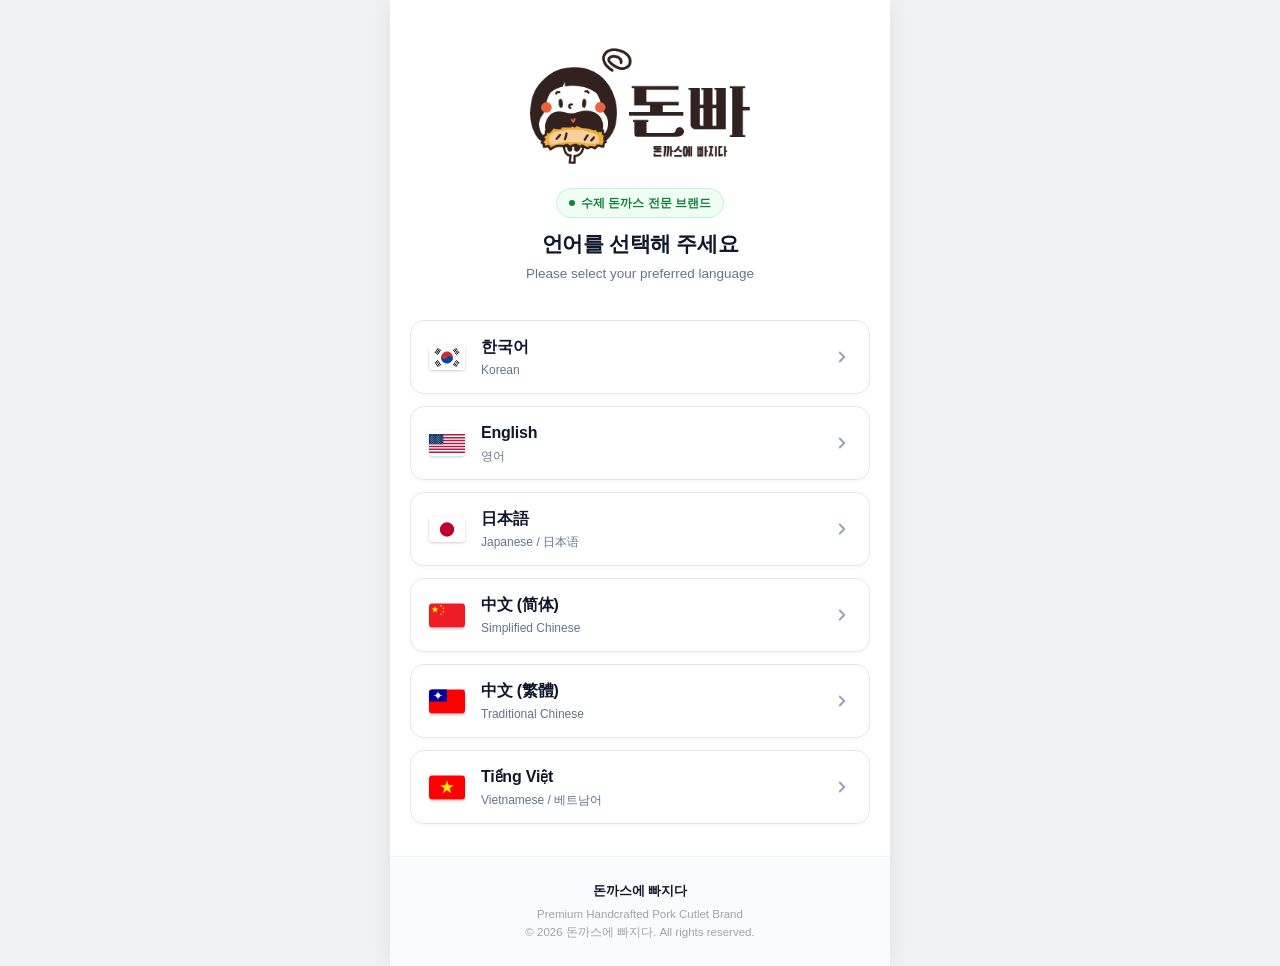
<file: index.html>
﻿<!DOCTYPE html>
<html lang="ko">

<head>
  <meta charset="utf-8">
  <meta name="viewport" content="width=device-width, initial-scale=1.0, maximum-scale=1.0, user-scalable=no, viewport-fit=cover">
  <title>돈까스에 빠지다 - 언어 선택 (Select Language)</title>
  <link rel="stylesheet" href="sian-reset.css">
  <style>
    :root {
      --app-max-width: 500px;
      --color-primary: #15803d;
      --color-primary-light: #f0fdf4;
      --color-primary-border: #bbf7d0;
      --color-dark: #1e293b;
      --color-gray: #64748b;
      --color-light-gray: #f8fafc;
      --color-border: #e2e8f0;
      --font-family: -apple-system, BlinkMacSystemFont, "Apple SD Gothic Neo", "Pretendard", "Noto Sans KR", "Segoe UI", Roboto, sans-serif;
    }

    * {
      box-sizing: border-box;
      -webkit-tap-highlight-color: transparent;
    }

    body {
      margin: 0;
      padding: 0;
      background-color: #f0f2f5;
      font-family: var(--font-family);
      color: var(--color-dark);
      display: flex;
      justify-content: center;
      align-items: flex-start;
      min-height: 100vh;
      -webkit-font-smoothing: antialiased;
    }

    .gate-container {
      width: 100%;
      max-width: var(--app-max-width);
      min-height: 100vh;
      background-color: #ffffff;
      box-shadow: 0 0 25px rgba(0, 0, 0, 0.08);
      margin: 0 auto;
      display: flex;
      flex-direction: column;
      justify-content: space-between;
      position: relative;
    }

    /* 상단 히어로 & 브랜드 로고 영역 */
    .gate-hero {
      padding: 48px 24px 28px;
      text-align: center;
      display: flex;
      flex-direction: column;
      align-items: center;
    }

    .brand-logo-wrap {
      width: 220px;
      max-width: 75%;
      margin-bottom: 24px;
      display: inline-flex;
      align-items: center;
      justify-content: center;
      transition: transform 0.2s ease;
    }

    .brand-logo-img {
      width: 100%;
      height: auto;
      display: block;
      object-fit: contain;
    }

    .gate-badge {
      display: inline-flex;
      align-items: center;
      gap: 6px;
      background: var(--color-primary-light);
      color: var(--color-primary);
      font-size: 12px;
      font-weight: 700;
      padding: 5px 12px;
      border-radius: 999px;
      border: 1px solid var(--color-primary-border);
      margin-bottom: 12px;
    }

    .gate-badge-dot {
      width: 6px;
      height: 6px;
      border-radius: 50%;
      background: currentColor;
    }

    .gate-title {
      font-size: 21px;
      font-weight: 800;
      color: #0f172a;
      margin: 0 0 6px;
      letter-spacing: -0.4px;
      line-height: 1.35;
    }

    .gate-subtitle {
      font-size: 13.5px;
      color: var(--color-gray);
      margin: 0;
      line-height: 1.5;
      font-weight: 500;
    }

    /* 언어 선택 리스트 영역 */
    .lang-list-wrap {
      padding: 8px 20px 32px;
      flex: 1 0 auto;
      display: flex;
      flex-direction: column;
      gap: 12px;
    }

    .lang-card {
      display: flex;
      align-items: center;
      justify-content: space-between;
      padding: 14px 18px;
      background: #ffffff;
      border: 1.5px solid var(--color-border);
      border-radius: 14px;
      text-decoration: none;
      color: inherit;
      transition: all 0.18s cubic-bezier(0.4, 0, 0.2, 1);
      box-shadow: 0 2px 4px rgba(0, 0, 0, 0.03);
      cursor: pointer;
      user-select: none;
    }

    .lang-card:hover {
      border-color: var(--color-primary);
      background: #fafdfb;
      transform: translateY(-2px);
      box-shadow: 0 6px 14px rgba(21, 128, 61, 0.1);
    }

    .lang-card:active {
      transform: scale(0.985);
      background: var(--color-primary-light);
    }

    .lang-card-left {
      display: flex;
      align-items: center;
      gap: 16px;
    }

    .flag-wrap {
      width: 36px;
      height: 25px;
      border-radius: 4px;
      overflow: hidden;
      display: inline-flex;
      align-items: center;
      justify-content: center;
      box-shadow: 0 1px 3px rgba(0, 0, 0, 0.2);
      flex-shrink: 0;
    }

    .flag-wrap svg {
      width: 100%;
      height: 100%;
      object-fit: cover;
      display: block;
    }

    .lang-info {
      display: flex;
      flex-direction: column;
      gap: 2px;
    }

    .lang-name-main {
      font-size: 16px;
      font-weight: 700;
      color: #0f172a;
      letter-spacing: -0.2px;
    }

    .lang-name-sub {
      font-size: 12px;
      color: #64748b;
      font-weight: 500;
    }

    .lang-card-right {
      display: flex;
      align-items: center;
      justify-content: center;
      color: #94a3b8;
      transition: transform 0.18s ease, color 0.18s ease;
    }

    .lang-card:hover .lang-card-right {
      color: var(--color-primary);
      transform: translateX(3px);
    }

    .arrow-icon {
      width: 18px;
      height: 18px;
    }

    /* 하단 푸터 */
    .gate-footer {
      background: #fafbfc;
      border-top: 1px solid #f1f5f9;
      padding: 24px 16px calc(24px + env(safe-area-inset-bottom, 0px));
      text-align: center;
      margin-top: auto;
    }

    .gate-footer-brand {
      font-weight: 700;
      color: #111827;
      font-size: 13px;
      margin-bottom: 4px;
    }

    .gate-footer-copy {
      color: #9ca3af;
      font-size: 11.5px;
      line-height: 1.6;
      margin: 0;
    }

    @media (max-width: 500px) {
      .gate-container {
        box-shadow: none;
      }
      .gate-hero {
        padding: 40px 20px 24px;
      }
      .brand-logo-wrap {
        width: 190px;
      }
    }
  </style>
</head>

<body>

  <main class="gate-container">

    <!-- 상단 히어로: 로고 & 언어 선택 안내 -->
    <header class="gate-hero">
      <div class="brand-logo-wrap">
        <img class="brand-logo-img" src="images/brand_logo.png" alt="돈빠 - 돈까스에 빠지다 로고">
      </div>
      <div class="gate-badge">
        <span class="gate-badge-dot"></span>
        <span>수제 돈까스 전문 브랜드</span>
      </div>
      <h1 class="gate-title">언어를 선택해 주세요</h1>
      <p class="gate-subtitle">Please select your preferred language</p>
    </header>

    <!-- 언어 선택 카드 리스트 (6개 언어) -->
    <nav class="lang-list-wrap" aria-label="언어 선택 메뉴">

      <!-- 1. 한국어 (Korean) -->
      <a href="menu.html?lang=ko" class="lang-card" data-lang="ko" role="button">
        <div class="lang-card-left">
          <div class="flag-wrap">
            <svg class="flag-icon" xmlns="http://www.w3.org/2000/svg" width="900" height="600" viewBox="-72 -48 144 96"><path fill="#fff" d="M-72-48v96H72v-96z"/><g stroke="#000" stroke-width="4"><path d="M-34.946-37.72-48.26-17.75m4.992 3.328 13.313-19.97m4.992 3.329-13.312 19.969m63.236 42.157 6.101-9.152m1.11-1.664 6.101-9.153m4.993 3.328-6.102 9.153m-1.11 1.664-6.101 9.152m4.992 3.329 6.102-9.153m1.11-1.664 6.1-9.153M-48.259 17.75l13.313 19.97m4.992-3.329-6.102-9.152m-1.109-1.664-6.102-9.153m4.993-3.328 13.312 19.97m63.236-42.158-6.101-9.153m-1.11-1.664-6.101-9.152m4.992-3.328 13.313 19.969m4.992-3.328-6.102-9.153m-1.11-1.664-6.1-9.153"/></g><path fill="#cd2e3a" d="M9.985 6.656A18 18 0 1 1-19.97-13.313a24 24 0 1 1 39.938 26.626"/><path fill="#0047a0" d="M0 0a12 12 0 1 1 19.97 13.313 24 24 0 1 1-39.94-26.626A12 12 0 1 0 0 0"/></svg>
          </div>
          <div class="lang-info">
            <span class="lang-name-main">한국어</span>
            <span class="lang-name-sub">Korean</span>
          </div>
        </div>
        <div class="lang-card-right">
          <svg class="arrow-icon" viewBox="0 0 24 24" fill="none" stroke="currentColor" stroke-width="2.5" stroke-linecap="round" stroke-linejoin="round">
            <path d="M9 18l6-6-6-6" />
          </svg>
        </div>
      </a>

      <!-- 2. English (영어) -->
      <a href="menu.html?lang=en" class="lang-card" data-lang="en" role="button">
        <div class="lang-card-left">
          <div class="flag-wrap">
            <svg class="flag-icon" xmlns="http://www.w3.org/2000/svg" xmlns:xlink="http://www.w3.org/1999/xlink" width="1235" height="650" viewBox="0 0 7410 3900"><path fill="#b31942" d="M0 0h7410v3900H0"/><path stroke="#FFF" stroke-width="300" d="M0 450h7410m0 600H0m0 600h7410m0 600H0m0 600h7410m0 600H0"/><path fill="#0a3161" d="M0 0h2964v2100H0"/><g fill="#FFF"><g id="d"><g id="c"><g id="e"><g id="b"><path id="a" d="m247 90 70.534 217.082-184.66-134.164h228.253L176.466 307.082z"/><use xlink:href="#a" y="420"/><use xlink:href="#a" y="840"/><use xlink:href="#a" y="1260"/></g><use xlink:href="#a" y="1680"/></g><use xlink:href="#b" x="247" y="210"/></g><use xlink:href="#c" x="494"/></g><use xlink:href="#d" x="988"/><use xlink:href="#c" x="1976"/><use xlink:href="#e" x="2470"/></g></svg>
          </div>
          <div class="lang-info">
            <span class="lang-name-main">English</span>
            <span class="lang-name-sub">영어</span>
          </div>
        </div>
        <div class="lang-card-right">
          <svg class="arrow-icon" viewBox="0 0 24 24" fill="none" stroke="currentColor" stroke-width="2.5" stroke-linecap="round" stroke-linejoin="round">
            <path d="M9 18l6-6-6-6" />
          </svg>
        </div>
      </a>

      <!-- 3. 日本語 (일본어) -->
      <a href="menu.html?lang=ja" class="lang-card" data-lang="ja" role="button">
        <div class="lang-card-left">
          <div class="flag-wrap">
            <svg class="flag-icon" xmlns="http://www.w3.org/2000/svg" viewBox="0 0 900 600"><path fill="#fff" d="M0 0h900v600H0z"/><circle fill="#bc002d" cx="450" cy="300" r="180"/></svg>
          </div>
          <div class="lang-info">
            <span class="lang-name-main">日本語</span>
            <span class="lang-name-sub">Japanese / 日本语</span>
          </div>
        </div>
        <div class="lang-card-right">
          <svg class="arrow-icon" viewBox="0 0 24 24" fill="none" stroke="currentColor" stroke-width="2.5" stroke-linecap="round" stroke-linejoin="round">
            <path d="M9 18l6-6-6-6" />
          </svg>
        </div>
      </a>

      <!-- 4. 中文 (简体) (중국어 간체) -->
      <a href="menu.html?lang=zh-CN" class="lang-card" data-lang="zh-CN" role="button">
        <div class="lang-card-left">
          <div class="flag-wrap">
            <svg class="flag-icon" xmlns="http://www.w3.org/2000/svg" xmlns:xlink="http://www.w3.org/1999/xlink" viewBox="0 0 900 600"><path fill="#EE1C25" d="M0 0h900v600H0"/><g transform="matrix(3 0 0 3 150 150)"><path id="zh_s" fill="#FF0" d="m0-30 17.634 54.27-46.166-33.54h57.064l-46.166 33.54Z"/></g><use xlink:href="#zh_s" transform="rotate(23.036 2.784 766.082)"/><use xlink:href="#zh_s" transform="rotate(45.87 38.201 485.396)"/><use xlink:href="#zh_s" transform="rotate(69.945 29.892 362.328)"/><use xlink:href="#zh_s" transform="rotate(20.66 -590.66 957.955)"/></svg>
          </div>
          <div class="lang-info">
            <span class="lang-name-main">中文 (简体)</span>
            <span class="lang-name-sub">Simplified Chinese</span>
          </div>
        </div>
        <div class="lang-card-right">
          <svg class="arrow-icon" viewBox="0 0 24 24" fill="none" stroke="currentColor" stroke-width="2.5" stroke-linecap="round" stroke-linejoin="round">
            <path d="M9 18l6-6-6-6" />
          </svg>
        </div>
      </a>

      <!-- 5. 中文 (繁體) (중국어 번체) -->
      <a href="menu.html?lang=zh-TW" class="lang-card" data-lang="zh-TW" role="button">
        <div class="lang-card-left">
          <div class="flag-wrap">
            <svg class="flag-icon" xmlns="http://www.w3.org/2000/svg" width="900" height="600" viewBox="0 0 120 80"><path fill="#fe0000" d="M0 0h120v80H0z"/><path fill="#000094" d="M0 0h60v40H0z"/><path id="a" fill="#fff" d="m30 5 4 15-4 15-4-15zM15 20l15 4 15-4-15-4z"/><use href="#a" transform="rotate(30 30 20)"/><use href="#a" transform="rotate(60 30 20)"/><circle cx="30" cy="20" r="8" fill="#fff" stroke="#000094"/></svg>
          </div>
          <div class="lang-info">
            <span class="lang-name-main">中文 (繁體)</span>
            <span class="lang-name-sub">Traditional Chinese</span>
          </div>
        </div>
        <div class="lang-card-right">
          <svg class="arrow-icon" viewBox="0 0 24 24" fill="none" stroke="currentColor" stroke-width="2.5" stroke-linecap="round" stroke-linejoin="round">
            <path d="M9 18l6-6-6-6" />
          </svg>
        </div>
      </a>

      <!-- 6. Tiếng Việt (베트남어) -->
      <a href="menu.html?lang=vi" class="lang-card" data-lang="vi" role="button">
        <div class="lang-card-left">
          <div class="flag-wrap">
            <svg class="flag-icon" xmlns="http://www.w3.org/2000/svg" width="900" height="600" viewBox="0 0 30 20"><path fill="red" d="M0 0h30v20H0z"/><path fill="#ffeb00" d="m15 4-3.53 10.85 9.24-6.7H9.29l9.24 6.7z"/></svg>
          </div>
          <div class="lang-info">
            <span class="lang-name-main">Tiếng Việt</span>
            <span class="lang-name-sub">Vietnamese / 베트남어</span>
          </div>
        </div>
        <div class="lang-card-right">
          <svg class="arrow-icon" viewBox="0 0 24 24" fill="none" stroke="currentColor" stroke-width="2.5" stroke-linecap="round" stroke-linejoin="round">
            <path d="M9 18l6-6-6-6" />
          </svg>
        </div>
      </a>

    </nav>

    <!-- 하단 푸터 -->
    <footer class="gate-footer">
      <div class="gate-footer-brand">돈까스에 빠지다</div>
      <p class="gate-footer-copy">Premium Handcrafted Pork Cutlet Brand</p>
      <p class="gate-footer-copy">© 2026 돈까스에 빠지다. All rights reserved.</p>
    </footer>

  </main>

</body>

</html>
</file>
